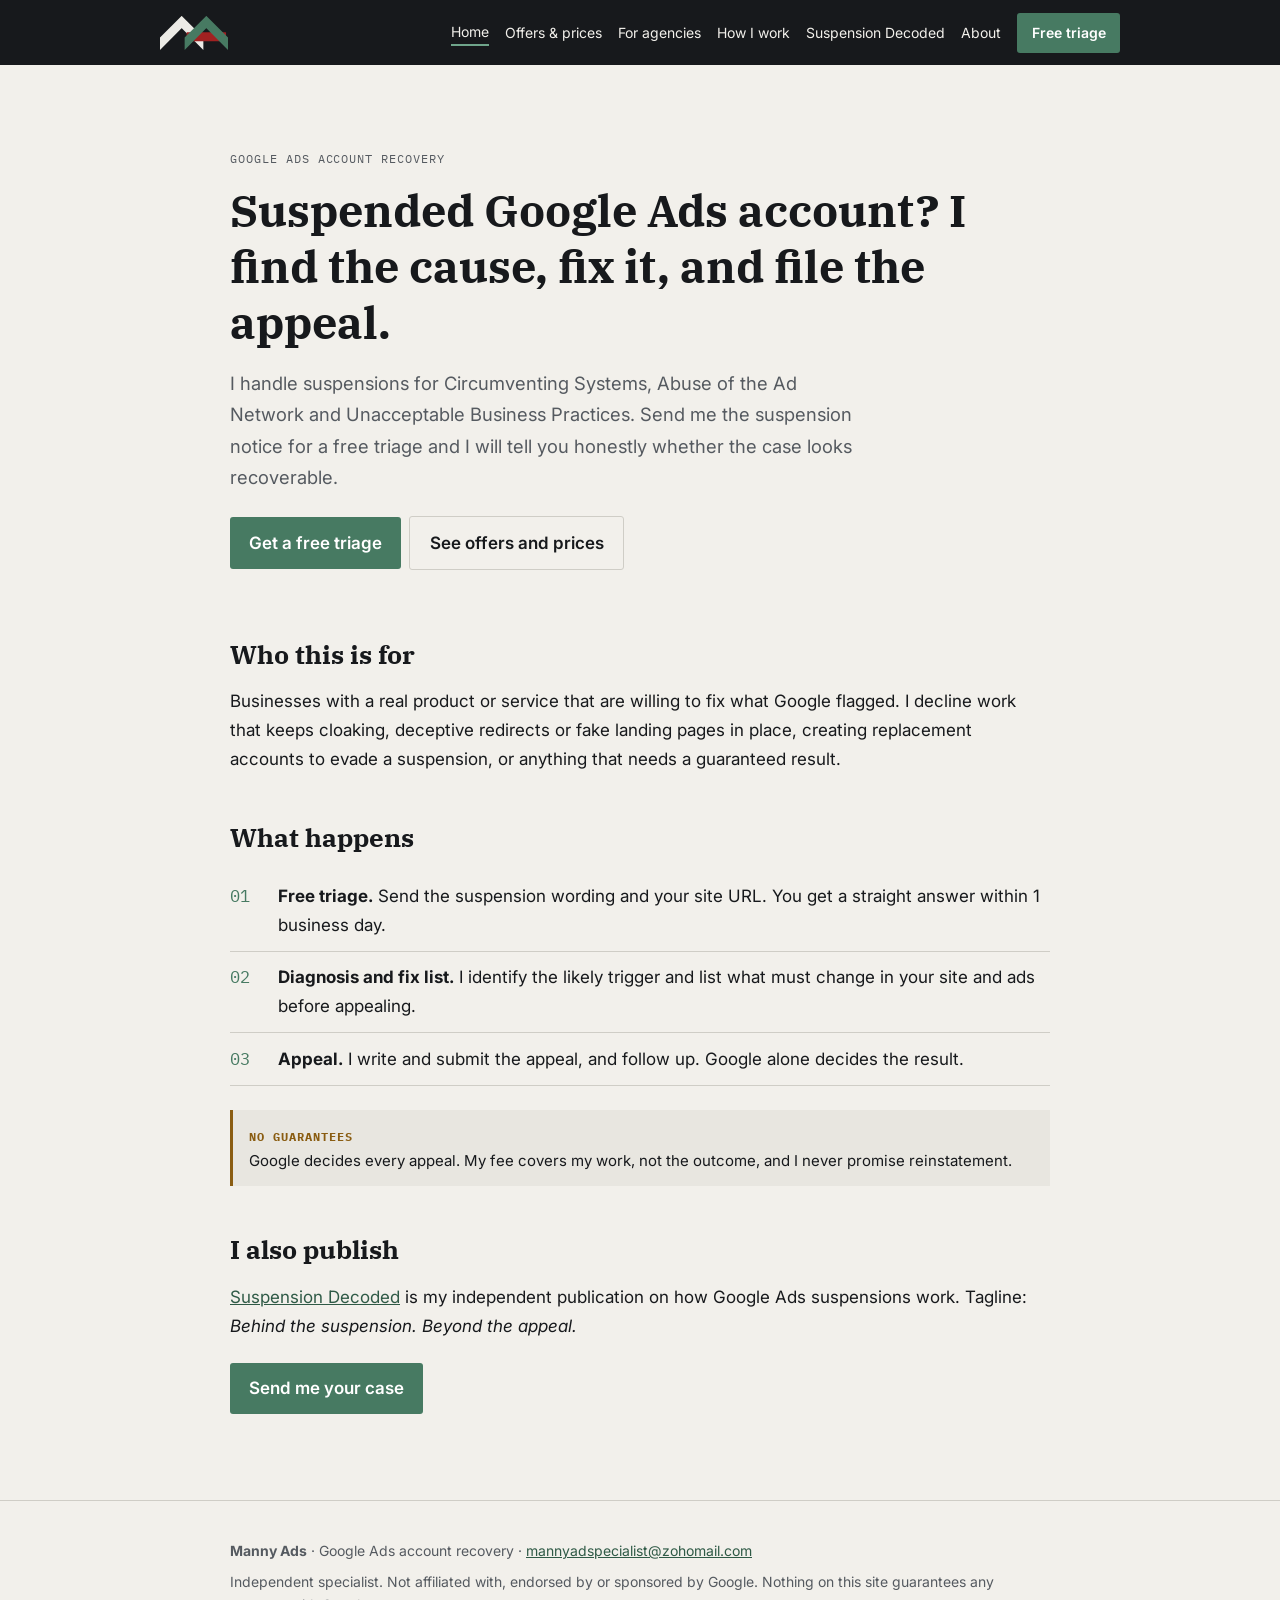
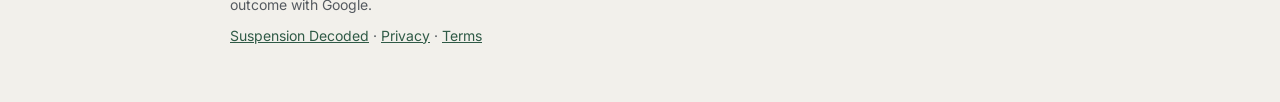
<file: index.html>
<!DOCTYPE html><html lang="en"><head><meta charset="UTF-8"><meta name="viewport" content="width=device-width,initial-scale=1">
<title>Google Ads account recovery | Manny Ads</title><meta name="description" content="Manny Ads helps businesses find why a Google Ads account was suspended, fix it and file the appeal. Free triage, no guarantees.">
<link rel="icon" type="image/svg+xml" href="assets/manny_ads_logo.svg">
<link rel="preconnect" href="https://fonts.googleapis.com"><link rel="preconnect" href="https://fonts.gstatic.com" crossorigin>
<link href="https://fonts.googleapis.com/css2?family=IBM+Plex+Mono:wght@400;500&family=IBM+Plex+Serif:wght@500;600&family=Inter:wght@400;600&display=swap" rel="stylesheet">
<link rel="stylesheet" href="styles.css"></head><body>
<header class="top"><div class="wrap"><a href="index.html" aria-label="Manny Ads home"><img src="assets/manny_ads_logo.svg" alt="Manny Ads"></a><nav><a href="index.html" aria-current=page>Home</a><a href="offers.html">Offers & prices</a><a href="agencies.html">For agencies</a><a href="how-i-work.html">How I work</a><a href="suspension-decoded.html">Suspension Decoded</a><a href="about.html">About</a><a class="cta" href="work-with-me.html">Free triage</a></nav></div></header>
<main><div class="wrap">
<section class="hero"><p class="lbl">Google Ads account recovery</p>
<h1>Suspended Google Ads account? I find the cause, fix it, and file the appeal.</h1>
<p class="lead">I handle suspensions for Circumventing Systems, Abuse of the Ad Network and Unacceptable Business Practices. Send me the suspension notice for a free triage and I will tell you honestly whether the case looks recoverable.</p>
<a class="btn" href="work-with-me.html">Get a free triage</a><a class="btn alt" href="offers.html">See offers and prices</a></section>
<h2>Who this is for</h2>
<p>Businesses with a real product or service that are willing to fix what Google flagged. I decline work that keeps cloaking, deceptive redirects or fake landing pages in place, creating replacement accounts to evade a suspension, or anything that needs a guaranteed result.</p>
<h2>What happens</h2>
<ol class="steps"><li><b>Free triage.</b> Send the suspension wording and your site URL. You get a straight answer within 1 business day.</li>
<li><b>Diagnosis and fix list.</b> I identify the likely trigger and list what must change in your site and ads before appealing.</li>
<li><b>Appeal.</b> I write and submit the appeal, and follow up. Google alone decides the result.</li></ol>
<div class="note"><b class="lbl">No guarantees</b><br>Google decides every appeal. My fee covers my work, not the outcome, and I never promise reinstatement.</div>
<h2>I also publish</h2>
<p><a href="suspension-decoded.html">Suspension Decoded</a> is my independent publication on how Google Ads suspensions work. Tagline: <i>Behind the suspension. Beyond the appeal.</i></p>
<p><a class="btn" href="work-with-me.html">Send me your case</a></p></div></main>
<footer><div class="wrap"><p><b>Manny Ads</b> · Google Ads account recovery · <a href="mailto:mannyadspecialist@zohomail.com">mannyadspecialist@zohomail.com</a></p>
<p>Independent specialist. Not affiliated with, endorsed by or sponsored by Google. Nothing on this site guarantees any outcome with Google.</p>
<p><a href="https://mannyads.substack.com/?utm_source=mannyads_site">Suspension Decoded</a> · <a href="legal.html#privacy">Privacy</a> · <a href="legal.html#terms">Terms</a></p></div></footer>
</body></html>
</file>
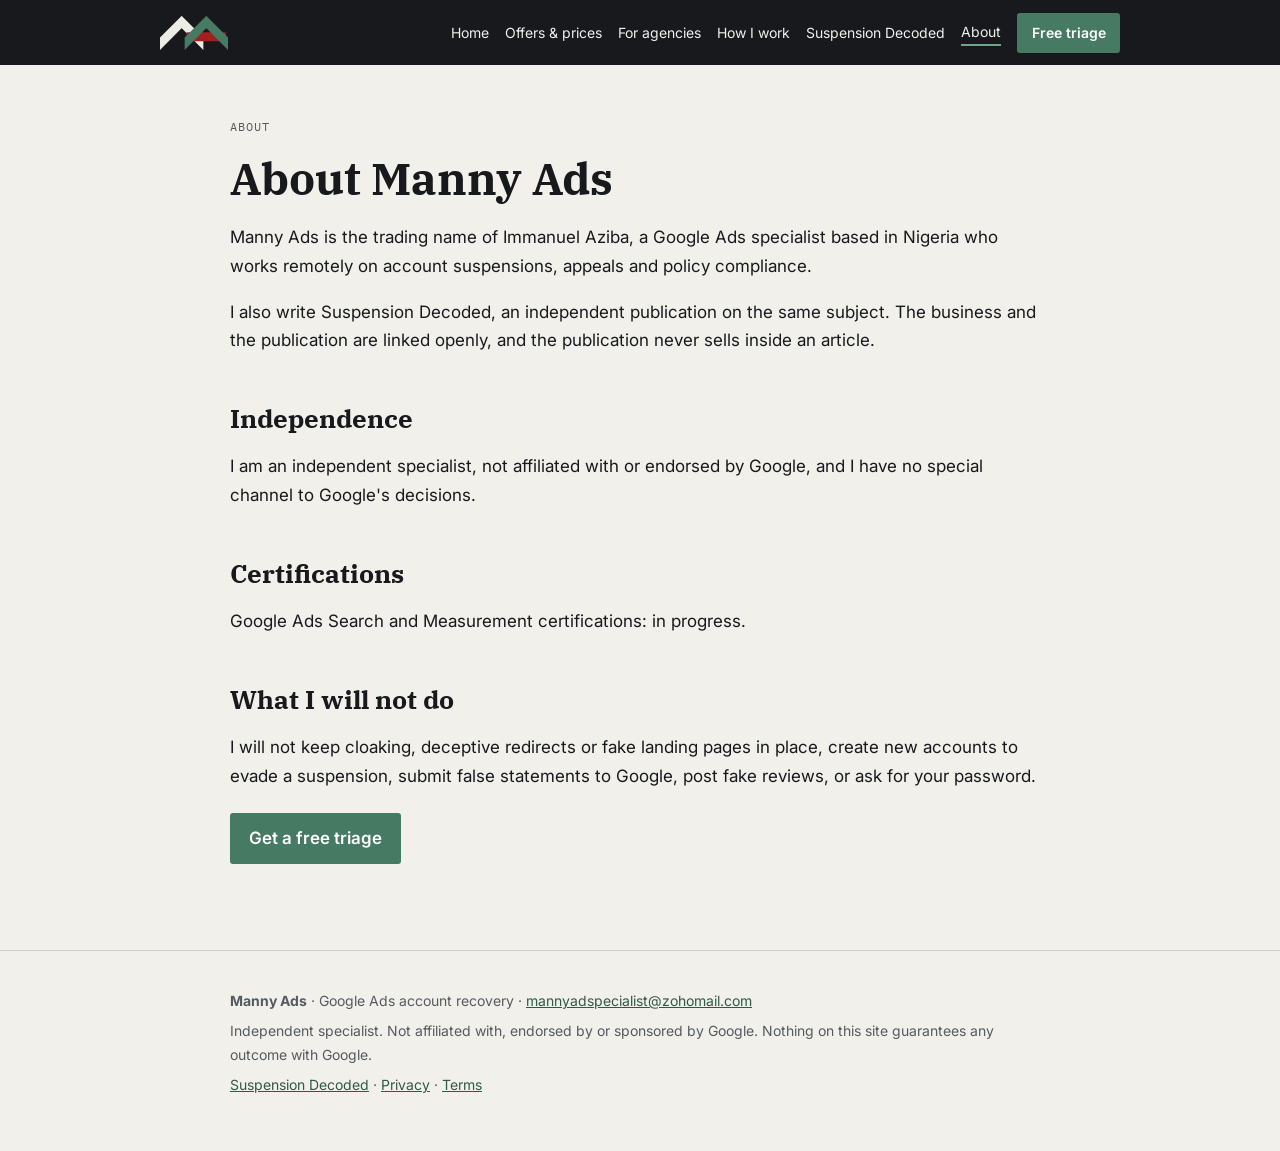
<file: about.html>
<!DOCTYPE html><html lang="en"><head><meta charset="UTF-8"><meta name="viewport" content="width=device-width,initial-scale=1">
<title>About | Manny Ads</title><meta name="description" content="About Manny Ads, a Google Ads account recovery specialist and trading name of Immanuel Aziba.">
<link rel="icon" type="image/svg+xml" href="assets/manny_ads_logo.svg">
<link rel="preconnect" href="https://fonts.googleapis.com"><link rel="preconnect" href="https://fonts.gstatic.com" crossorigin>
<link href="https://fonts.googleapis.com/css2?family=IBM+Plex+Mono:wght@400;500&family=IBM+Plex+Serif:wght@500;600&family=Inter:wght@400;600&display=swap" rel="stylesheet">
<link rel="stylesheet" href="styles.css"></head><body>
<header class="top"><div class="wrap"><a href="index.html" aria-label="Manny Ads home"><img src="assets/manny_ads_logo.svg" alt="Manny Ads"></a><nav><a href="index.html">Home</a><a href="offers.html">Offers & prices</a><a href="agencies.html">For agencies</a><a href="how-i-work.html">How I work</a><a href="suspension-decoded.html">Suspension Decoded</a><a href="about.html" aria-current=page>About</a><a class="cta" href="work-with-me.html">Free triage</a></nav></div></header>
<main><div class="wrap">
<p class="lbl">About</p><h1>About Manny Ads</h1>
<p>Manny Ads is the trading name of Immanuel Aziba, a Google Ads specialist based in Nigeria who works remotely on account suspensions, appeals and policy compliance.</p>
<p>I also write Suspension Decoded, an independent publication on the same subject. The business and the publication are linked openly, and the publication never sells inside an article.</p>
<h2>Independence</h2>
<p>I am an independent specialist, not affiliated with or endorsed by Google, and I have no special channel to Google's decisions.</p>
<h2>Certifications</h2>
<p>Google Ads Search and Measurement certifications: in progress.</p>
<h2>What I will not do</h2>
<p>I will not keep cloaking, deceptive redirects or fake landing pages in place, create new accounts to evade a suspension, submit false statements to Google, post fake reviews, or ask for your password.</p>
<p><a class="btn" href="work-with-me.html">Get a free triage</a></p></div></main>
<footer><div class="wrap"><p><b>Manny Ads</b> · Google Ads account recovery · <a href="mailto:mannyadspecialist@zohomail.com">mannyadspecialist@zohomail.com</a></p>
<p>Independent specialist. Not affiliated with, endorsed by or sponsored by Google. Nothing on this site guarantees any outcome with Google.</p>
<p><a href="https://mannyads.substack.com/?utm_source=mannyads_site">Suspension Decoded</a> · <a href="legal.html#privacy">Privacy</a> · <a href="legal.html#terms">Terms</a></p></div></footer>
</body></html>
</file>
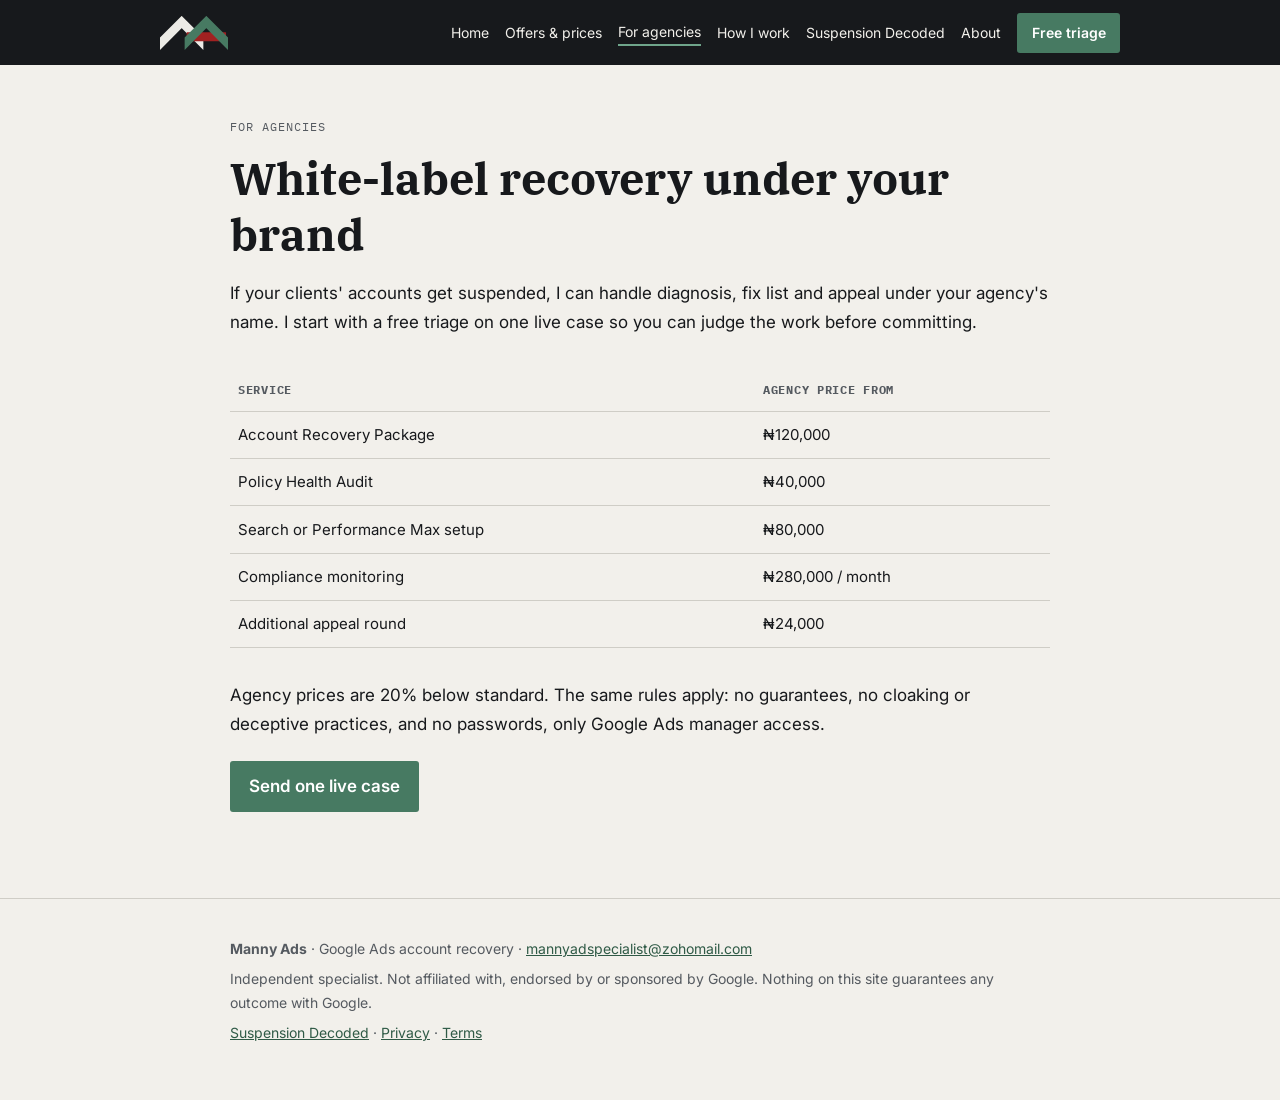
<file: agencies.html>
<!DOCTYPE html><html lang="en"><head><meta charset="UTF-8"><meta name="viewport" content="width=device-width,initial-scale=1">
<title>For agencies | Manny Ads</title><meta name="description" content="White-label Google Ads account recovery for agencies, 20% below standard prices.">
<link rel="icon" type="image/svg+xml" href="assets/manny_ads_logo.svg">
<link rel="preconnect" href="https://fonts.googleapis.com"><link rel="preconnect" href="https://fonts.gstatic.com" crossorigin>
<link href="https://fonts.googleapis.com/css2?family=IBM+Plex+Mono:wght@400;500&family=IBM+Plex+Serif:wght@500;600&family=Inter:wght@400;600&display=swap" rel="stylesheet">
<link rel="stylesheet" href="styles.css"></head><body>
<header class="top"><div class="wrap"><a href="index.html" aria-label="Manny Ads home"><img src="assets/manny_ads_logo.svg" alt="Manny Ads"></a><nav><a href="index.html">Home</a><a href="offers.html">Offers & prices</a><a href="agencies.html" aria-current=page>For agencies</a><a href="how-i-work.html">How I work</a><a href="suspension-decoded.html">Suspension Decoded</a><a href="about.html">About</a><a class="cta" href="work-with-me.html">Free triage</a></nav></div></header>
<main><div class="wrap">
<p class="lbl">For agencies</p><h1>White-label recovery under your brand</h1>
<p>If your clients' accounts get suspended, I can handle diagnosis, fix list and appeal under your agency's name. I start with a free triage on one live case so you can judge the work before committing.</p>
<div class="tw"><table><tr><th>Service</th><th>Agency price from</th></tr>
<tr><td>Account Recovery Package</td><td>₦120,000</td></tr><tr><td>Policy Health Audit</td><td>₦40,000</td></tr>
<tr><td>Search or Performance Max setup</td><td>₦80,000</td></tr><tr><td>Compliance monitoring</td><td>₦280,000 / month</td></tr>
<tr><td>Additional appeal round</td><td>₦24,000</td></tr></table></div>
<p>Agency prices are 20% below standard. The same rules apply: no guarantees, no cloaking or deceptive practices, and no passwords, only Google Ads manager access.</p>
<p><a class="btn" href="work-with-me.html?utm_source=agency_page">Send one live case</a></p></div></main>
<footer><div class="wrap"><p><b>Manny Ads</b> · Google Ads account recovery · <a href="mailto:mannyadspecialist@zohomail.com">mannyadspecialist@zohomail.com</a></p>
<p>Independent specialist. Not affiliated with, endorsed by or sponsored by Google. Nothing on this site guarantees any outcome with Google.</p>
<p><a href="https://mannyads.substack.com/?utm_source=mannyads_site">Suspension Decoded</a> · <a href="legal.html#privacy">Privacy</a> · <a href="legal.html#terms">Terms</a></p></div></footer>
</body></html>
</file>
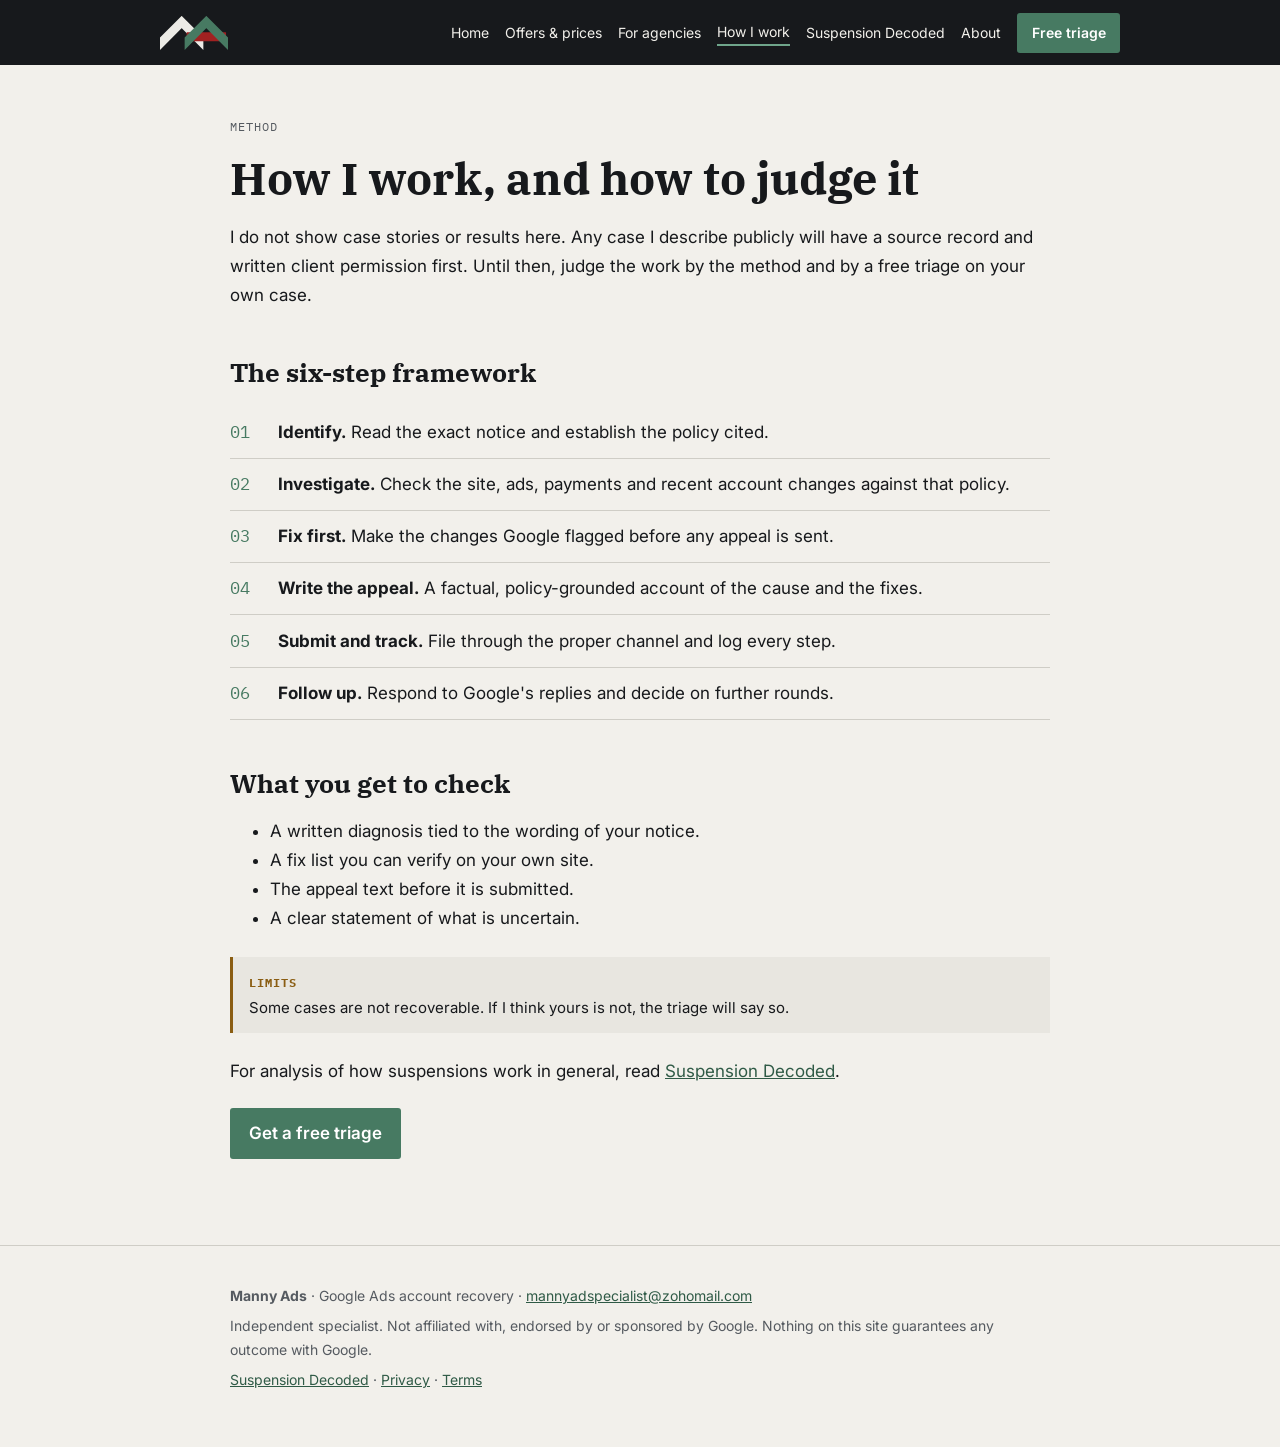
<file: how-i-work.html>
<!DOCTYPE html><html lang="en"><head><meta charset="UTF-8"><meta name="viewport" content="width=device-width,initial-scale=1">
<title>How I work | Manny Ads</title><meta name="description" content="How Manny Ads handles Google Ads suspensions: a six-step framework and how to judge the work.">
<link rel="icon" type="image/svg+xml" href="assets/manny_ads_logo.svg">
<link rel="preconnect" href="https://fonts.googleapis.com"><link rel="preconnect" href="https://fonts.gstatic.com" crossorigin>
<link href="https://fonts.googleapis.com/css2?family=IBM+Plex+Mono:wght@400;500&family=IBM+Plex+Serif:wght@500;600&family=Inter:wght@400;600&display=swap" rel="stylesheet">
<link rel="stylesheet" href="styles.css"></head><body>
<header class="top"><div class="wrap"><a href="index.html" aria-label="Manny Ads home"><img src="assets/manny_ads_logo.svg" alt="Manny Ads"></a><nav><a href="index.html">Home</a><a href="offers.html">Offers & prices</a><a href="agencies.html">For agencies</a><a href="how-i-work.html" aria-current=page>How I work</a><a href="suspension-decoded.html">Suspension Decoded</a><a href="about.html">About</a><a class="cta" href="work-with-me.html">Free triage</a></nav></div></header>
<main><div class="wrap">
<p class="lbl">Method</p><h1>How I work, and how to judge it</h1>
<p>I do not show case stories or results here. Any case I describe publicly will have a source record and written client permission first. Until then, judge the work by the method and by a free triage on your own case.</p>
<h2>The six-step framework</h2>
<ol class="steps"><li><b>Identify.</b> Read the exact notice and establish the policy cited.</li><li><b>Investigate.</b> Check the site, ads, payments and recent account changes against that policy.</li>
<li><b>Fix first.</b> Make the changes Google flagged before any appeal is sent.</li><li><b>Write the appeal.</b> A factual, policy-grounded account of the cause and the fixes.</li>
<li><b>Submit and track.</b> File through the proper channel and log every step.</li><li><b>Follow up.</b> Respond to Google's replies and decide on further rounds.</li></ol>
<h2>What you get to check</h2>
<ul><li>A written diagnosis tied to the wording of your notice.</li><li>A fix list you can verify on your own site.</li><li>The appeal text before it is submitted.</li><li>A clear statement of what is uncertain.</li></ul>
<div class="note"><b class="lbl">Limits</b><br>Some cases are not recoverable. If I think yours is not, the triage will say so.</div>
<p>For analysis of how suspensions work in general, read <a href="https://mannyads.substack.com/?utm_source=mannyads_site">Suspension Decoded</a>.</p>
<p><a class="btn" href="work-with-me.html">Get a free triage</a></p></div></main>
<footer><div class="wrap"><p><b>Manny Ads</b> · Google Ads account recovery · <a href="mailto:mannyadspecialist@zohomail.com">mannyadspecialist@zohomail.com</a></p>
<p>Independent specialist. Not affiliated with, endorsed by or sponsored by Google. Nothing on this site guarantees any outcome with Google.</p>
<p><a href="https://mannyads.substack.com/?utm_source=mannyads_site">Suspension Decoded</a> · <a href="legal.html#privacy">Privacy</a> · <a href="legal.html#terms">Terms</a></p></div></footer>
</body></html>
</file>
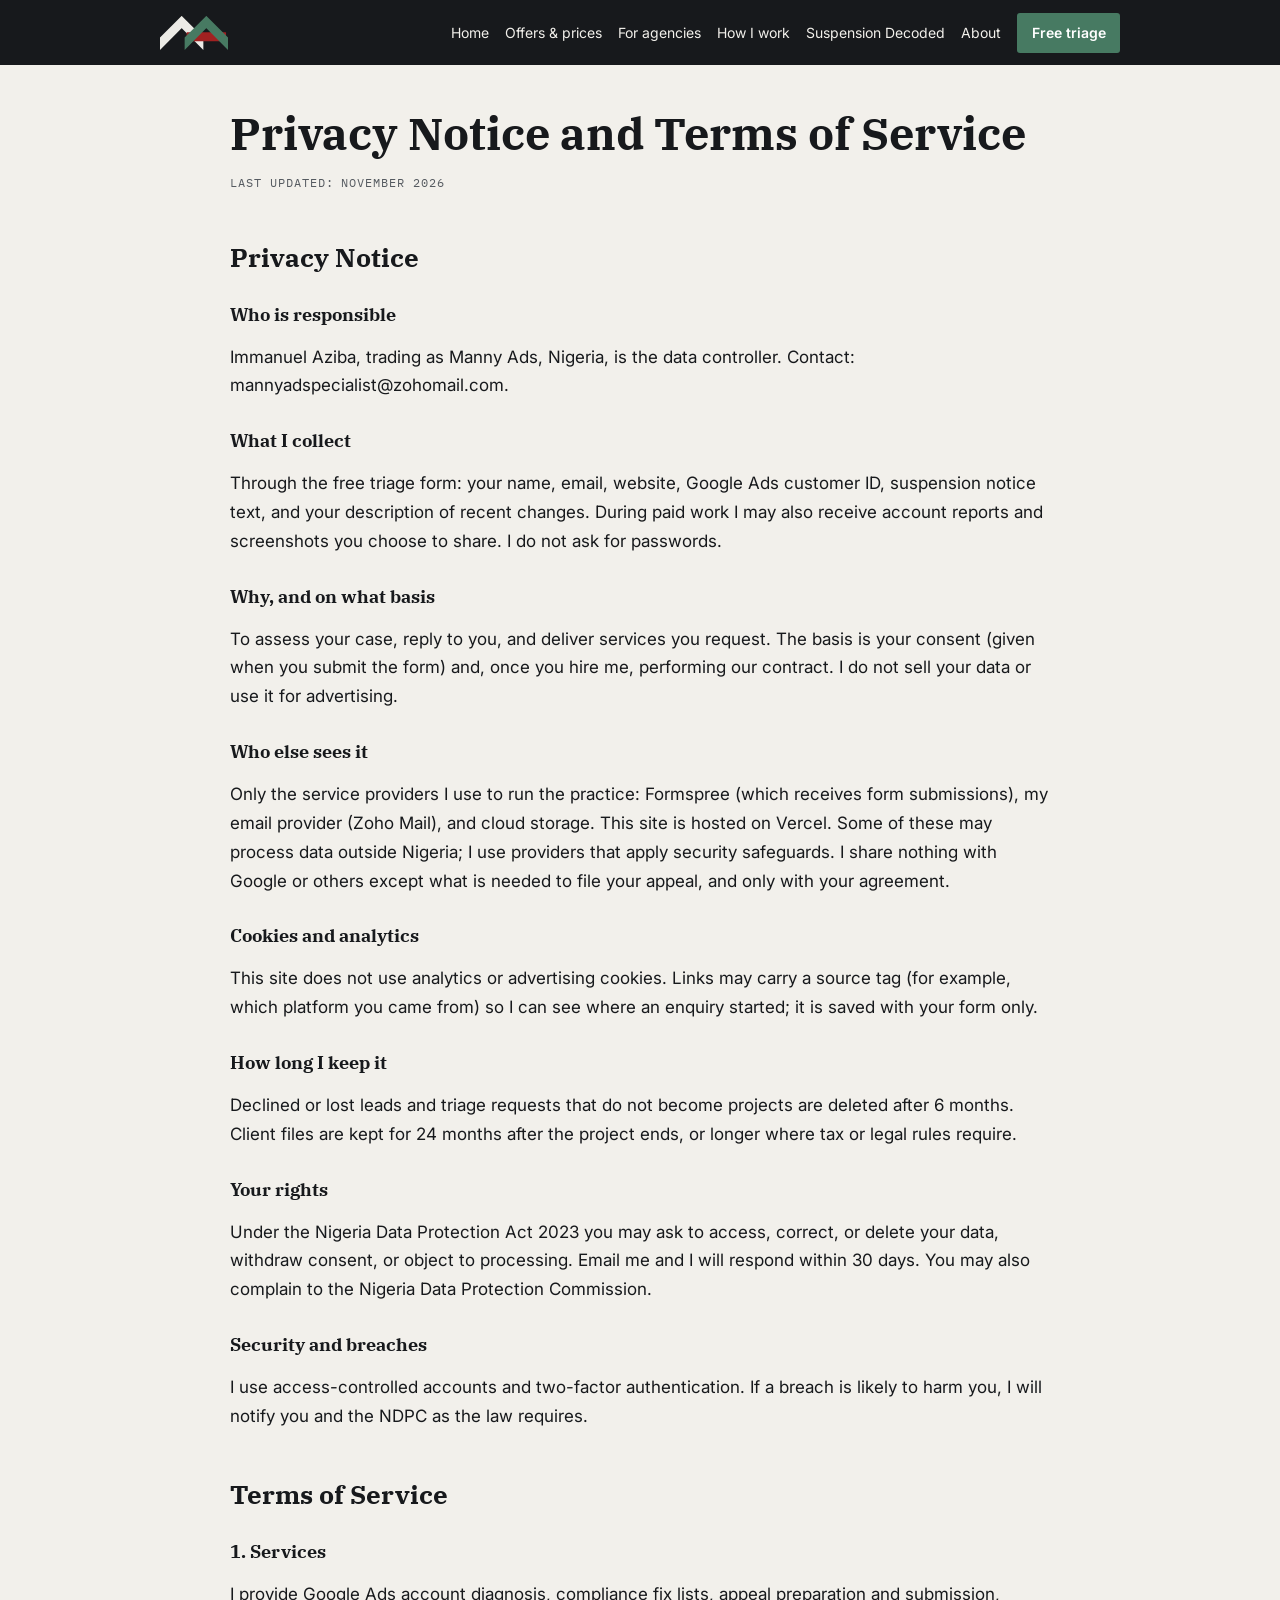
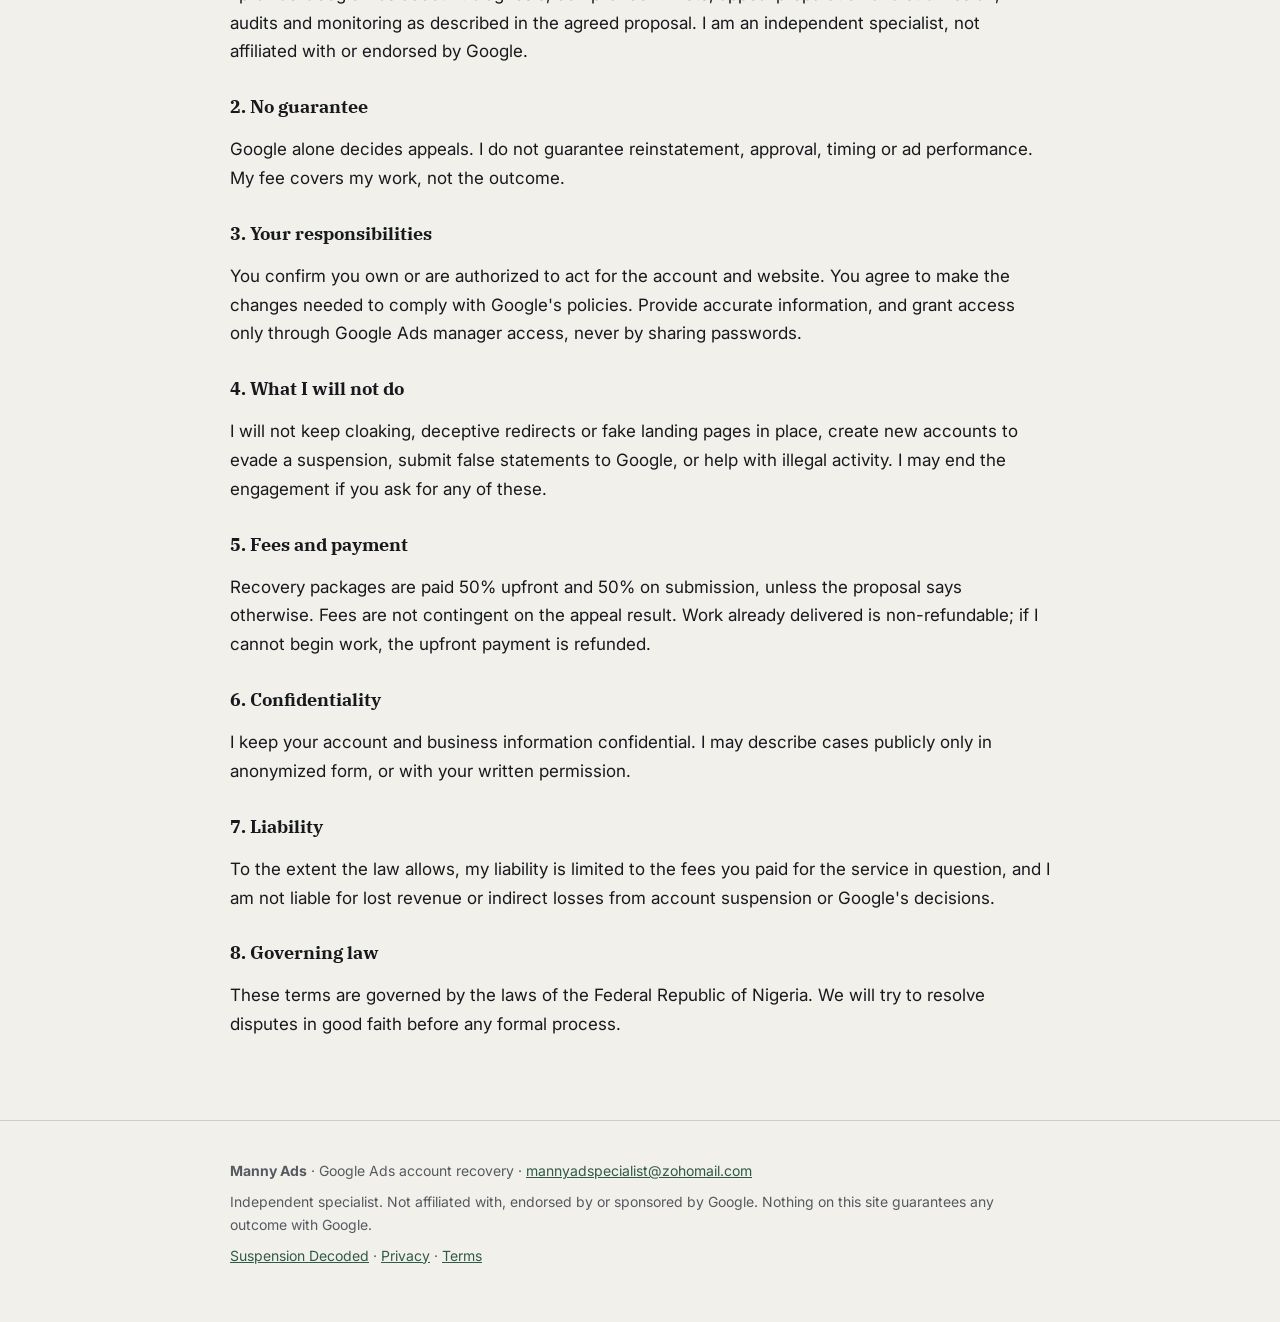
<file: legal.html>
<!DOCTYPE html><html lang="en"><head><meta charset="UTF-8"><meta name="viewport" content="width=device-width,initial-scale=1">
<title>Privacy Notice and Terms of Service | Manny Ads</title><meta name="description" content="Manny Ads privacy notice and terms of service.">
<link rel="icon" type="image/svg+xml" href="assets/manny_ads_logo.svg">
<link rel="preconnect" href="https://fonts.googleapis.com"><link rel="preconnect" href="https://fonts.gstatic.com" crossorigin>
<link href="https://fonts.googleapis.com/css2?family=IBM+Plex+Mono:wght@400;500&family=IBM+Plex+Serif:wght@500;600&family=Inter:wght@400;600&display=swap" rel="stylesheet">
<link rel="stylesheet" href="styles.css"></head><body>
<header class="top"><div class="wrap"><a href="index.html" aria-label="Manny Ads home"><img src="assets/manny_ads_logo.svg" alt="Manny Ads"></a><nav><a href="index.html">Home</a><a href="offers.html">Offers & prices</a><a href="agencies.html">For agencies</a><a href="how-i-work.html">How I work</a><a href="suspension-decoded.html">Suspension Decoded</a><a href="about.html">About</a><a class="cta" href="work-with-me.html">Free triage</a></nav></div></header>
<main><div class="wrap"><h1>Privacy Notice and Terms of Service</h1>
<p class="mono">Last updated: November 2026</p>

<h2 id="privacy">Privacy Notice</h2>
<h3>Who is responsible</h3>
<p>Immanuel Aziba, trading as Manny Ads, Nigeria, is the data controller. Contact: mannyadspecialist@zohomail.com.</p>
<h3>What I collect</h3>
<p>Through the free triage form: your name, email, website, Google Ads customer ID, suspension notice text, and your description of recent changes. During paid work I may also receive account reports and screenshots you choose to share. I do not ask for passwords.</p>
<h3>Why, and on what basis</h3>
<p>To assess your case, reply to you, and deliver services you request. The basis is your consent (given when you submit the form) and, once you hire me, performing our contract. I do not sell your data or use it for advertising.</p>
<h3>Who else sees it</h3>
<p>Only the service providers I use to run the practice: Formspree (which receives form submissions), my email provider (Zoho Mail), and cloud storage. This site is hosted on Vercel. Some of these may process data outside Nigeria; I use providers that apply security safeguards. I share nothing with Google or others except what is needed to file your appeal, and only with your agreement.</p>
<h3>Cookies and analytics</h3>
<p>This site does not use analytics or advertising cookies. Links may carry a source tag (for example, which platform you came from) so I can see where an enquiry started; it is saved with your form only.</p>
<h3>How long I keep it</h3>
<p>Declined or lost leads and triage requests that do not become projects are deleted after 6 months. Client files are kept for 24 months after the project ends, or longer where tax or legal rules require.</p>
<h3>Your rights</h3>
<p>Under the Nigeria Data Protection Act 2023 you may ask to access, correct, or delete your data, withdraw consent, or object to processing. Email me and I will respond within 30 days. You may also complain to the Nigeria Data Protection Commission.</p>
<h3>Security and breaches</h3>
<p>I use access-controlled accounts and two-factor authentication. If a breach is likely to harm you, I will notify you and the NDPC as the law requires.</p>

<h2 id="terms">Terms of Service</h2>
<h3>1. Services</h3>
<p>I provide Google Ads account diagnosis, compliance fix lists, appeal preparation and submission, audits and monitoring as described in the agreed proposal. I am an independent specialist, not affiliated with or endorsed by Google.</p>
<h3>2. No guarantee</h3>
<p>Google alone decides appeals. I do not guarantee reinstatement, approval, timing or ad performance. My fee covers my work, not the outcome.</p>
<h3>3. Your responsibilities</h3>
<p>You confirm you own or are authorized to act for the account and website. You agree to make the changes needed to comply with Google's policies. Provide accurate information, and grant access only through Google Ads manager access, never by sharing passwords.</p>
<h3>4. What I will not do</h3>
<p>I will not keep cloaking, deceptive redirects or fake landing pages in place, create new accounts to evade a suspension, submit false statements to Google, or help with illegal activity. I may end the engagement if you ask for any of these.</p>
<h3>5. Fees and payment</h3>
<p>Recovery packages are paid 50% upfront and 50% on submission, unless the proposal says otherwise. Fees are not contingent on the appeal result. Work already delivered is non-refundable; if I cannot begin work, the upfront payment is refunded.</p>
<h3>6. Confidentiality</h3>
<p>I keep your account and business information confidential. I may describe cases publicly only in anonymized form, or with your written permission.</p>
<h3>7. Liability</h3>
<p>To the extent the law allows, my liability is limited to the fees you paid for the service in question, and I am not liable for lost revenue or indirect losses from account suspension or Google's decisions.</p>
<h3>8. Governing law</h3>
<p>These terms are governed by the laws of the Federal Republic of Nigeria. We will try to resolve disputes in good faith before any formal process.</p>
</div></main>
<footer><div class="wrap"><p><b>Manny Ads</b> · Google Ads account recovery · <a href="mailto:mannyadspecialist@zohomail.com">mannyadspecialist@zohomail.com</a></p>
<p>Independent specialist. Not affiliated with, endorsed by or sponsored by Google. Nothing on this site guarantees any outcome with Google.</p>
<p><a href="https://mannyads.substack.com/?utm_source=mannyads_site">Suspension Decoded</a> · <a href="legal.html#privacy">Privacy</a> · <a href="legal.html#terms">Terms</a></p></div></footer>
</body></html>
</file>
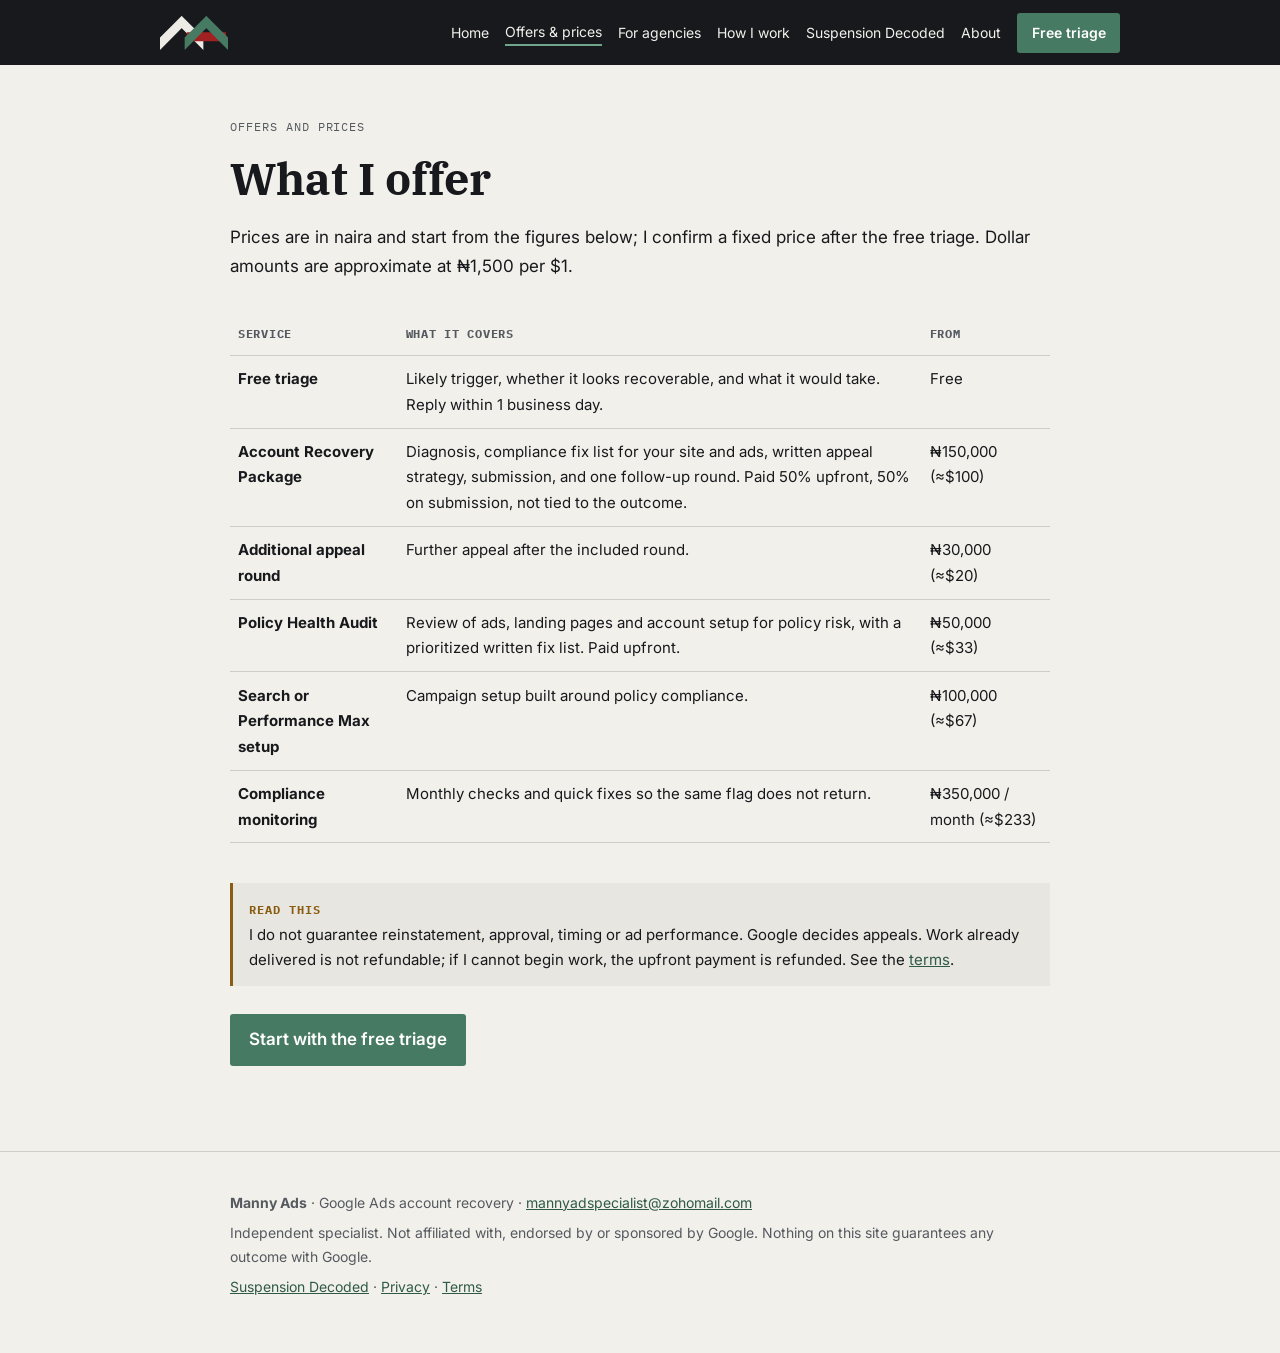
<file: offers.html>
<!DOCTYPE html><html lang="en"><head><meta charset="UTF-8"><meta name="viewport" content="width=device-width,initial-scale=1">
<title>Offers and prices | Manny Ads</title><meta name="description" content="Manny Ads offers and prices in naira: recovery, audits, setup and monitoring.">
<link rel="icon" type="image/svg+xml" href="assets/manny_ads_logo.svg">
<link rel="preconnect" href="https://fonts.googleapis.com"><link rel="preconnect" href="https://fonts.gstatic.com" crossorigin>
<link href="https://fonts.googleapis.com/css2?family=IBM+Plex+Mono:wght@400;500&family=IBM+Plex+Serif:wght@500;600&family=Inter:wght@400;600&display=swap" rel="stylesheet">
<link rel="stylesheet" href="styles.css"></head><body>
<header class="top"><div class="wrap"><a href="index.html" aria-label="Manny Ads home"><img src="assets/manny_ads_logo.svg" alt="Manny Ads"></a><nav><a href="index.html">Home</a><a href="offers.html" aria-current=page>Offers & prices</a><a href="agencies.html">For agencies</a><a href="how-i-work.html">How I work</a><a href="suspension-decoded.html">Suspension Decoded</a><a href="about.html">About</a><a class="cta" href="work-with-me.html">Free triage</a></nav></div></header>
<main><div class="wrap">
<p class="lbl">Offers and prices</p><h1>What I offer</h1>
<p>Prices are in naira and start from the figures below; I confirm a fixed price after the free triage. Dollar amounts are approximate at ₦1,500 per $1.</p>
<div class="tw"><table><tr><th>Service</th><th>What it covers</th><th>From</th></tr>
<tr><td><b>Free triage</b></td><td>Likely trigger, whether it looks recoverable, and what it would take. Reply within 1 business day.</td><td>Free</td></tr>
<tr><td><b>Account Recovery Package</b></td><td>Diagnosis, compliance fix list for your site and ads, written appeal strategy, submission, and one follow-up round. Paid 50% upfront, 50% on submission, not tied to the outcome.</td><td>₦150,000 (≈$100)</td></tr>
<tr><td><b>Additional appeal round</b></td><td>Further appeal after the included round.</td><td>₦30,000 (≈$20)</td></tr>
<tr><td><b>Policy Health Audit</b></td><td>Review of ads, landing pages and account setup for policy risk, with a prioritized written fix list. Paid upfront.</td><td>₦50,000 (≈$33)</td></tr>
<tr><td><b>Search or Performance Max setup</b></td><td>Campaign setup built around policy compliance.</td><td>₦100,000 (≈$67)</td></tr>
<tr><td><b>Compliance monitoring</b></td><td>Monthly checks and quick fixes so the same flag does not return.</td><td>₦350,000 / month (≈$233)</td></tr></table></div>
<div class="note"><b class="lbl">Read this</b><br>I do not guarantee reinstatement, approval, timing or ad performance. Google decides appeals. Work already delivered is not refundable; if I cannot begin work, the upfront payment is refunded. See the <a href="legal.html#terms">terms</a>.</div>
<p><a class="btn" href="work-with-me.html">Start with the free triage</a></p></div></main>
<footer><div class="wrap"><p><b>Manny Ads</b> · Google Ads account recovery · <a href="mailto:mannyadspecialist@zohomail.com">mannyadspecialist@zohomail.com</a></p>
<p>Independent specialist. Not affiliated with, endorsed by or sponsored by Google. Nothing on this site guarantees any outcome with Google.</p>
<p><a href="https://mannyads.substack.com/?utm_source=mannyads_site">Suspension Decoded</a> · <a href="legal.html#privacy">Privacy</a> · <a href="legal.html#terms">Terms</a></p></div></footer>
</body></html>
</file>
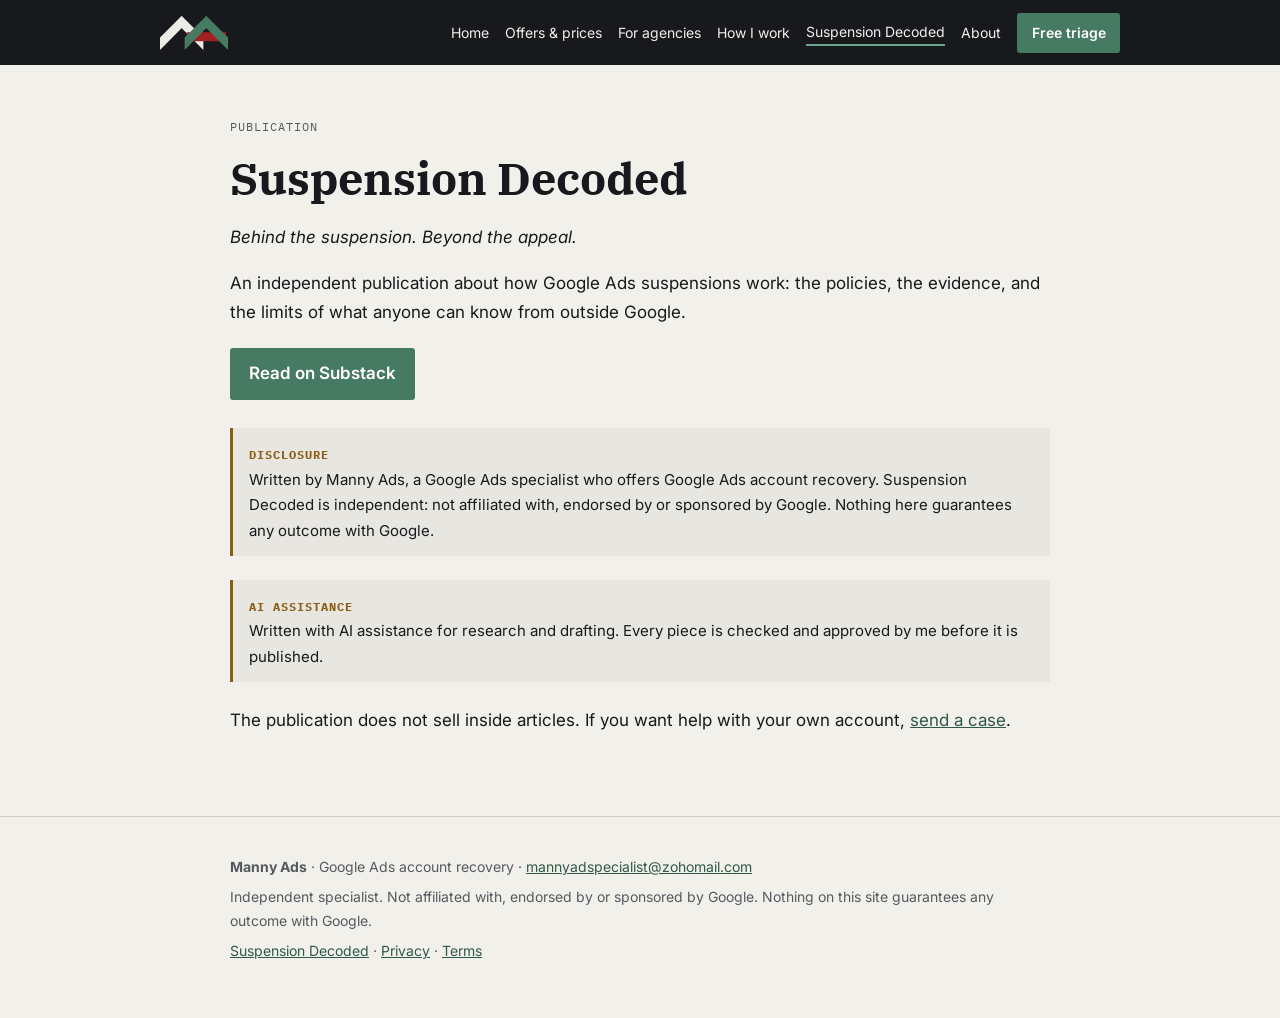
<file: suspension-decoded.html>
<!DOCTYPE html><html lang="en"><head><meta charset="UTF-8"><meta name="viewport" content="width=device-width,initial-scale=1">
<title>Suspension Decoded | Manny Ads</title><meta name="description" content="Suspension Decoded is an independent publication about Google Ads suspensions by Manny Ads.">
<link rel="icon" type="image/svg+xml" href="assets/manny_ads_logo.svg">
<link rel="preconnect" href="https://fonts.googleapis.com"><link rel="preconnect" href="https://fonts.gstatic.com" crossorigin>
<link href="https://fonts.googleapis.com/css2?family=IBM+Plex+Mono:wght@400;500&family=IBM+Plex+Serif:wght@500;600&family=Inter:wght@400;600&display=swap" rel="stylesheet">
<link rel="stylesheet" href="styles.css"></head><body>
<header class="top"><div class="wrap"><a href="index.html" aria-label="Manny Ads home"><img src="assets/manny_ads_logo.svg" alt="Manny Ads"></a><nav><a href="index.html">Home</a><a href="offers.html">Offers & prices</a><a href="agencies.html">For agencies</a><a href="how-i-work.html">How I work</a><a href="suspension-decoded.html" aria-current=page>Suspension Decoded</a><a href="about.html">About</a><a class="cta" href="work-with-me.html">Free triage</a></nav></div></header>
<main><div class="wrap">
<p class="lbl">Publication</p><h1>Suspension Decoded</h1>
<p class="lead"><i>Behind the suspension. Beyond the appeal.</i></p>
<p>An independent publication about how Google Ads suspensions work: the policies, the evidence, and the limits of what anyone can know from outside Google.</p>
<p><a class="btn" href="https://mannyads.substack.com/?utm_source=mannyads_site">Read on Substack</a></p>
<div class="note"><b class="lbl">Disclosure</b><br>Written by Manny Ads, a Google Ads specialist who offers Google Ads account recovery. Suspension Decoded is independent: not affiliated with, endorsed by or sponsored by Google. Nothing here guarantees any outcome with Google.</div>
<div class="note"><b class="lbl">AI assistance</b><br>Written with AI assistance for research and drafting. Every piece is checked and approved by me before it is published.</div>
<p>The publication does not sell inside articles. If you want help with your own account, <a href="work-with-me.html?utm_source=suspension_decoded">send a case</a>.</p></div></main>
<footer><div class="wrap"><p><b>Manny Ads</b> · Google Ads account recovery · <a href="mailto:mannyadspecialist@zohomail.com">mannyadspecialist@zohomail.com</a></p>
<p>Independent specialist. Not affiliated with, endorsed by or sponsored by Google. Nothing on this site guarantees any outcome with Google.</p>
<p><a href="https://mannyads.substack.com/?utm_source=mannyads_site">Suspension Decoded</a> · <a href="legal.html#privacy">Privacy</a> · <a href="legal.html#terms">Terms</a></p></div></footer>
</body></html>
</file>
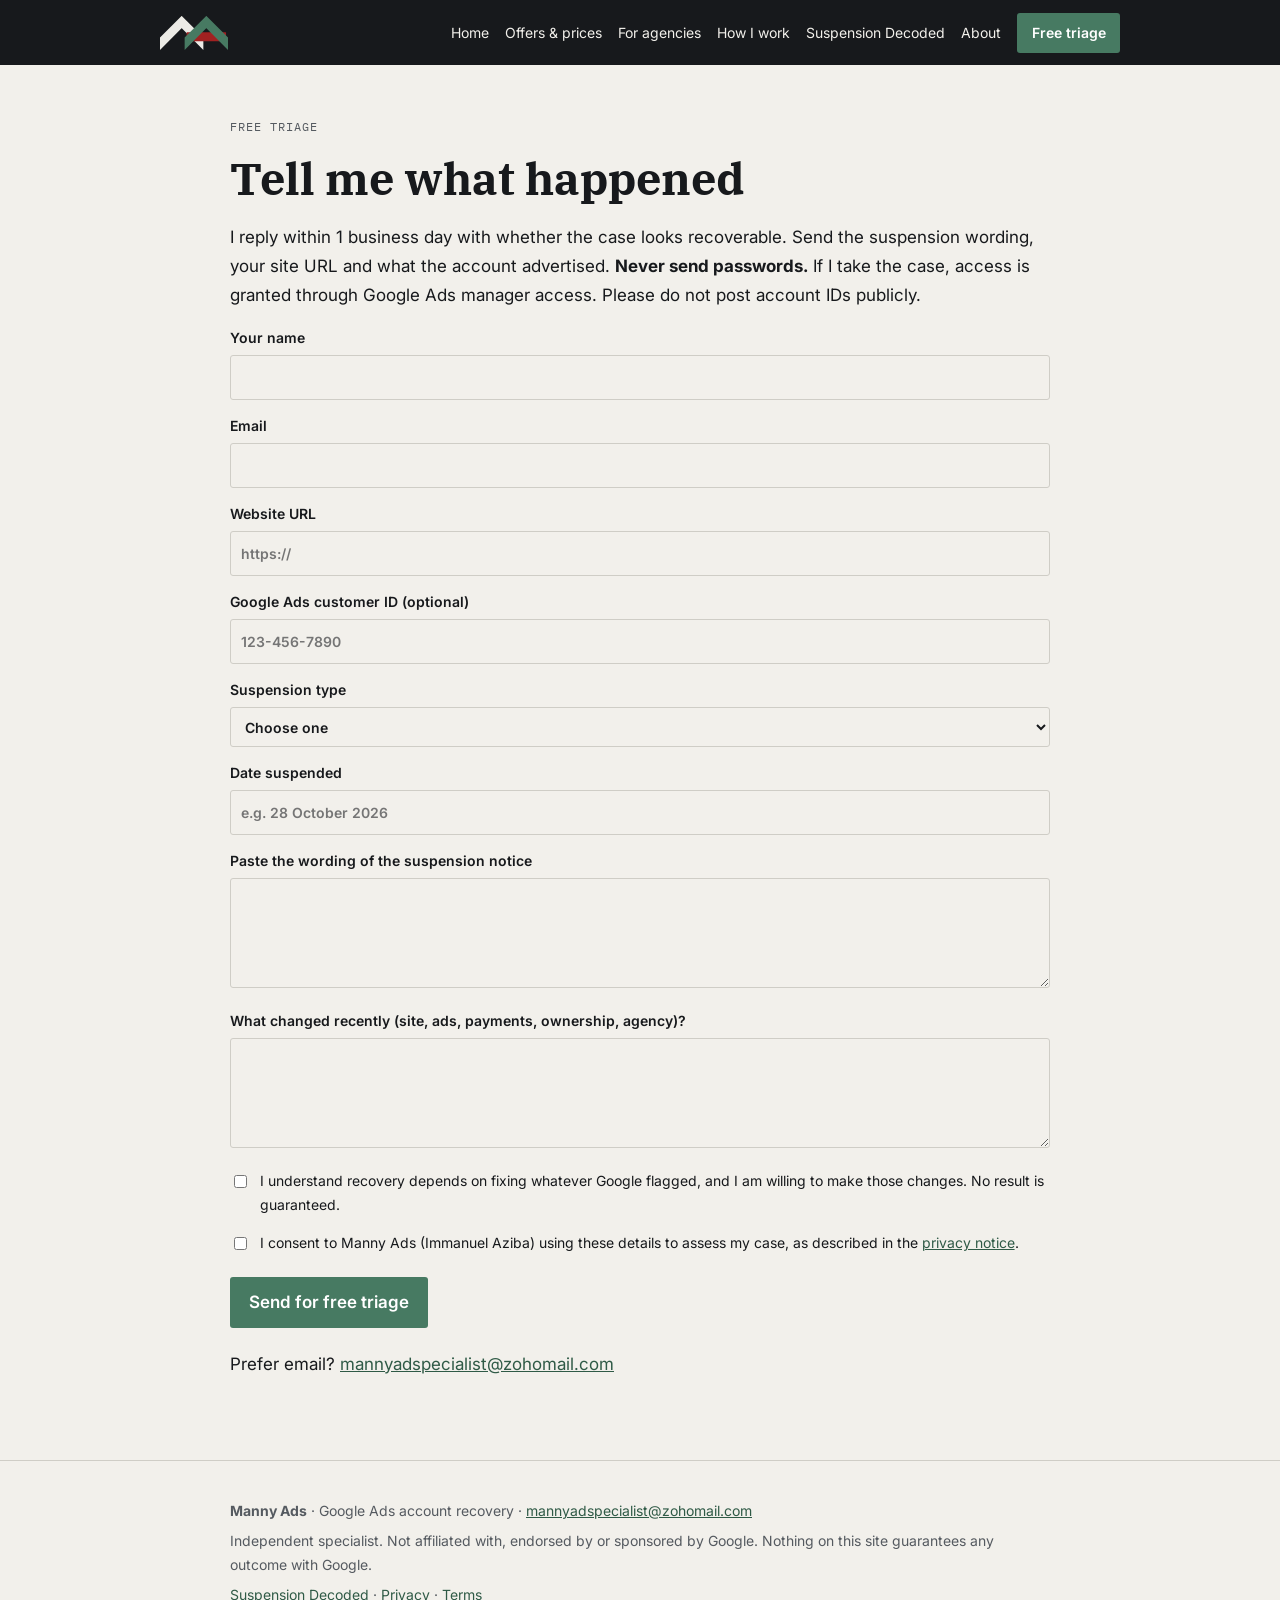
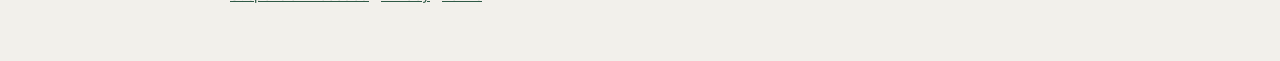
<file: work-with-me.html>
<!DOCTYPE html><html lang="en"><head><meta charset="UTF-8"><meta name="viewport" content="width=device-width,initial-scale=1">
<title>Work with me | Manny Ads</title><meta name="description" content="Send your Google Ads suspension for a free triage. Reply within 1 business day.">
<link rel="icon" type="image/svg+xml" href="assets/manny_ads_logo.svg">
<link rel="preconnect" href="https://fonts.googleapis.com"><link rel="preconnect" href="https://fonts.gstatic.com" crossorigin>
<link href="https://fonts.googleapis.com/css2?family=IBM+Plex+Mono:wght@400;500&family=IBM+Plex+Serif:wght@500;600&family=Inter:wght@400;600&display=swap" rel="stylesheet">
<link rel="stylesheet" href="styles.css"></head><body>
<header class="top"><div class="wrap"><a href="index.html" aria-label="Manny Ads home"><img src="assets/manny_ads_logo.svg" alt="Manny Ads"></a><nav><a href="index.html">Home</a><a href="offers.html">Offers & prices</a><a href="agencies.html">For agencies</a><a href="how-i-work.html">How I work</a><a href="suspension-decoded.html">Suspension Decoded</a><a href="about.html">About</a><a class="cta" href="work-with-me.html">Free triage</a></nav></div></header>
<main><div class="wrap">
<p class="lbl">Free triage</p><h1>Tell me what happened</h1>
<p>I reply within 1 business day with whether the case looks recoverable. Send the suspension wording, your site URL and what the account advertised. <b>Never send passwords.</b> If I take the case, access is granted through Google Ads manager access. Please do not post account IDs publicly.</p>
<form action="https://formspree.io/f/xoederzl" method="POST">
<input class="hp" type="text" name="_gotcha" tabindex="-1" autocomplete="off" aria-hidden="true">
<input type="hidden" name="utm_source" id="utm_source"><input type="hidden" name="utm_content" id="utm_content">
<label>Your name<input type="text" name="name" required autocomplete="name"></label>
<label>Email<input type="email" name="email" required autocomplete="email"></label>
<label>Website URL<input type="url" name="website" required placeholder="https://"></label>
<label>Google Ads customer ID (optional)<input type="text" name="customer_id" placeholder="123-456-7890"></label>
<label>Suspension type<select name="suspension_type" required><option value="">Choose one</option><option>Circumventing Systems</option><option>Abuse of the Ad Network</option><option>Unacceptable Business Practices</option><option>Other or not sure</option></select></label>
<label>Date suspended<input type="text" name="date_suspended" placeholder="e.g. 28 October 2026"></label>
<label>Paste the wording of the suspension notice<textarea name="notice" required></textarea></label>
<label>What changed recently (site, ads, payments, ownership, agency)?<textarea name="changes"></textarea></label>
<label class="check"><input type="checkbox" name="will_fix" value="yes" required><span>I understand recovery depends on fixing whatever Google flagged, and I am willing to make those changes. No result is guaranteed.</span></label>
<label class="check"><input type="checkbox" name="consent" value="yes" required><span>I consent to Manny Ads (Immanuel Aziba) using these details to assess my case, as described in the <a href="legal.html#privacy">privacy notice</a>.</span></label>
<p><button class="btn" type="submit" style="border:0;cursor:pointer;font:inherit;font-weight:600">Send for free triage</button></p></form>
<p>Prefer email? <a href="mailto:mannyadspecialist@zohomail.com">mannyadspecialist@zohomail.com</a></p>
<script>try{var q=new URLSearchParams(location.search);document.getElementById("utm_source").value=q.get("utm_source")||"direct";document.getElementById("utm_content").value=q.get("utm_content")||"";}catch(e){}</script></div></main>
<footer><div class="wrap"><p><b>Manny Ads</b> · Google Ads account recovery · <a href="mailto:mannyadspecialist@zohomail.com">mannyadspecialist@zohomail.com</a></p>
<p>Independent specialist. Not affiliated with, endorsed by or sponsored by Google. Nothing on this site guarantees any outcome with Google.</p>
<p><a href="https://mannyads.substack.com/?utm_source=mannyads_site">Suspension Decoded</a> · <a href="legal.html#privacy">Privacy</a> · <a href="legal.html#terms">Terms</a></p></div></footer>
</body></html>
</file>
<file: styles.css>
:root{--bg:#F2F0EB;--panel:#E8E6E0;--tx:#17191C;--mu:#555a60;--line:#cfcdc6;--green:#477A62;--green-d:#2f5a46;--amber:#8a5d12;--blue:#3d6280;--red:#A94F49;--hdr:#17191C;--hdr-tx:#F2F0EB}
@media(prefers-color-scheme:dark){:root{--bg:#17191C;--panel:#212428;--tx:#F2F0EB;--mu:#a9acaf;--line:#33373c;--green:#6fa58b;--green-d:#A5BBAA;--amber:#D49A3A;--blue:#8fb2cc;--red:#d27a74}}
*{box-sizing:border-box}html{scroll-behavior:smooth}
body{margin:0;background:var(--bg);color:var(--tx);font:17px/1.7 Inter,system-ui,sans-serif}
h1,h2,h3{font-family:"IBM Plex Serif",Georgia,serif;line-height:1.25;margin:0 0 .6rem}
h1{font-size:clamp(1.9rem,5vw,2.8rem)}h2{font-size:1.6rem;margin-top:3rem}h3{font-size:1.15rem;margin-top:1.8rem}
a{color:var(--green-d)}a:hover{color:var(--tx)}
.mono,.lbl{font-family:"IBM Plex Mono",ui-monospace,monospace;font-size:12px;letter-spacing:.08em;text-transform:uppercase;color:var(--mu)}
.wrap{max-width:860px;margin:0 auto;padding:0 1.25rem}
header.top{background:var(--hdr);color:var(--hdr-tx)}
header.top .wrap{display:flex;align-items:center;gap:1.25rem;flex-wrap:wrap;padding-top:.8rem;padding-bottom:.8rem;max-width:1000px}
header.top img{height:34px;display:block}
header.top nav{display:flex;gap:1rem;flex-wrap:wrap;margin-left:auto;font-size:14px;align-items:center}
header.top a{color:var(--hdr-tx);text-decoration:none}header.top nav a:hover{text-decoration:underline}
header.top nav a[aria-current]{border-bottom:2px solid #6fa58b}
.cta{background:#477A62;color:#fff!important;padding:.5rem .9rem;border-radius:3px;font-weight:600}
main{padding:2.5rem 0 4rem}
.hero{padding:2rem 0 1rem}.hero p.lead{font-size:1.15rem;color:var(--mu);max-width:640px}
.btn{display:inline-block;background:#477A62;color:#fff;padding:.7rem 1.2rem;border-radius:3px;text-decoration:none;font-weight:600;margin:.3rem .5rem .3rem 0}
.btn.alt{background:transparent;color:var(--tx);border:1px solid var(--line)}
.grid{display:grid;gap:1rem;grid-template-columns:repeat(auto-fit,minmax(230px,1fr));margin:1.2rem 0}
.card{background:var(--panel);border:1px solid var(--line);border-left:3px solid var(--green);padding:1rem 1.1rem;border-radius:3px}
.card h3{margin-top:.3rem;font-size:1.05rem}.card p{margin:.3rem 0;font-size:15px}
.note{border-left:3px solid var(--amber);background:var(--panel);padding:.8rem 1rem;font-size:15px;margin:1.5rem 0}
.note b.lbl{color:var(--amber)}
table{width:100%;border-collapse:collapse;font-size:15px;margin:1rem 0}
th,td{text-align:left;padding:.65rem .5rem;border-bottom:1px solid var(--line);vertical-align:top}
th{font-family:"IBM Plex Mono",monospace;font-size:12px;text-transform:uppercase;letter-spacing:.06em;color:var(--mu)}
.tw{overflow-x:auto}
form label{display:block;margin:.9rem 0 0;font-size:14px;font-weight:600}
input,select,textarea{width:100%;margin-top:.3rem;padding:.6rem;font:inherit;background:var(--bg);color:var(--tx);border:1px solid var(--line);border-radius:3px}
textarea{min-height:110px}label.check{display:flex;gap:.6rem;font-weight:400;align-items:flex-start}label.check input{width:auto;margin-top:.4rem}
.hp{position:absolute;left:-9999px}
ol.steps{counter-reset:s;list-style:none;padding:0}ol.steps li{counter-increment:s;padding:.7rem 0 .7rem 3rem;position:relative;border-bottom:1px solid var(--line)}
ol.steps li:before{content:counter(s,decimal-leading-zero);position:absolute;left:0;font-family:"IBM Plex Mono",monospace;color:var(--green)}
footer{border-top:1px solid var(--line);padding:2rem 0 3rem;font-size:14px;color:var(--mu)}
footer p{margin:.4rem 0}
</file>
